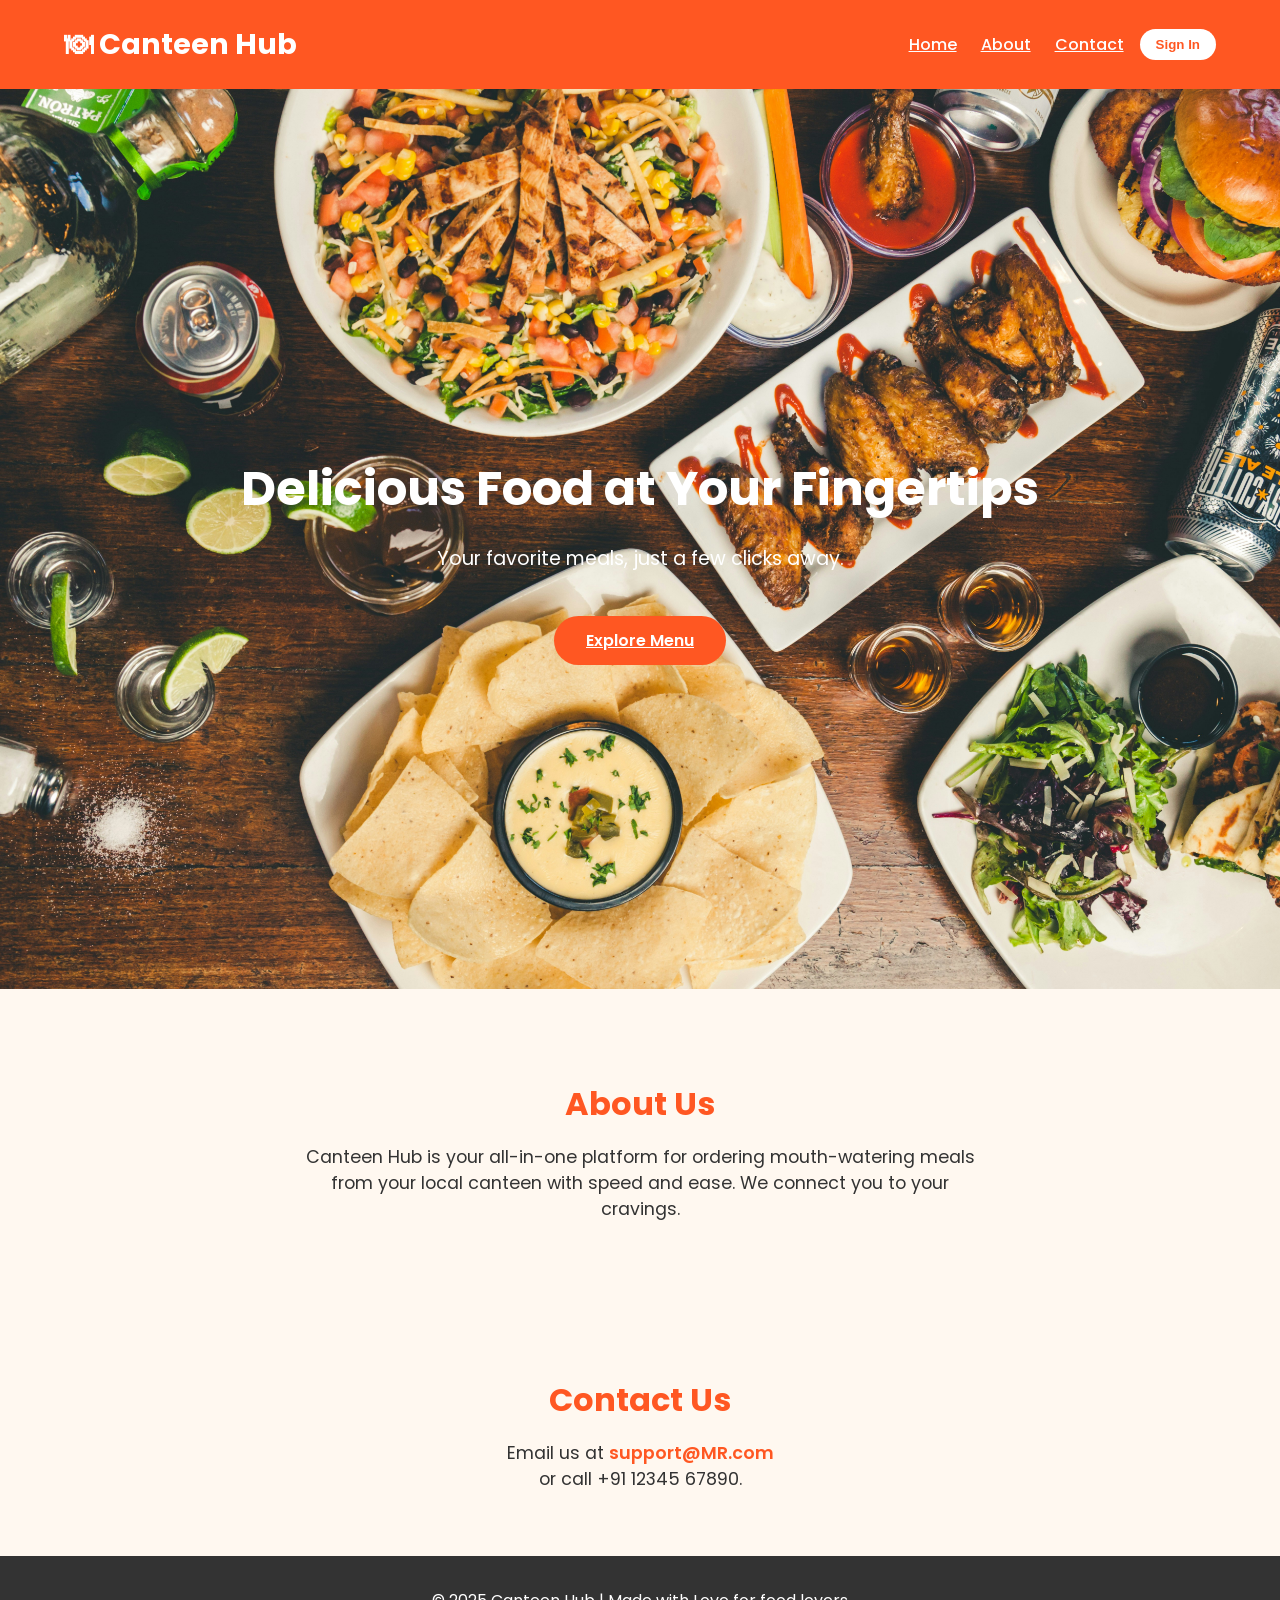
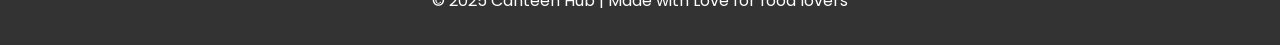
<file: Home Web-Page/index.html>
<!DOCTYPE html>
<html lang="en">
<head>
  <meta charset="UTF-8" />
  <meta name="viewport" content="width=device-width, initial-scale=1.0"/>
  <title>Canteen Hub</title>
  <link rel="stylesheet" href="styles.css"/>

  <!-- Google Fonts -->
  <link href="https://fonts.googleapis.com/css2?family=Poppins:wght@400;600;700&display=swap" rel="stylesheet"/>
</head>
<body>
  <header>
    <div class="container nav-container">
      <div class="logo">🍽 Canteen Hub</div>

      <nav>
        <ul class="nav-links" id="navLinks">
          <li><a href="#home" onclick="toggleMenu()">Home</a></li>
          <li><a href="#about" onclick="toggleMenu()">About</a></li>
          <li><a href="#contact" onclick="toggleMenu()">Contact</a></li>
        </ul>
        <button class="signin-btn" onclick="signIn()">Sign In</button>

        <div class="hamburger" onclick="toggleMenu()">☰</div>
      </nav>
    </div>
  </header>

  <section class="hero" id="home">
    <div class="container">
      <h1>Delicious Food at Your Fingertips</h1>
      <p>Your favorite meals, just a few clicks away.</p>
      <a href="#menu" class="cta">Explore Menu</a>
    </div>
  </section>

  <section class="section about" id="about">
    <div class="container">
      <h2>About Us</h2>
      <p>Canteen Hub is your all-in-one platform for ordering mouth-watering meals from your local canteen with speed and ease. We connect you to your cravings.</p>
    </div>
  </section>

  <section class="section contact" id="contact">
    <div class="container">
      <h2>Contact Us</h2>
      <p>Email us at <a href="mailto:support@Canteen Hub.com">support@MR.com</a><br>or call +91 12345 67890.</p>
    </div>
  </section>

  <footer>
    <div class="container">
      <p>&copy; 2025 Canteen Hub | Made with Love for food lovers</p>
    </div>
  </footer>

  <script src="script.js"></script>
</body>
</html>
</file>
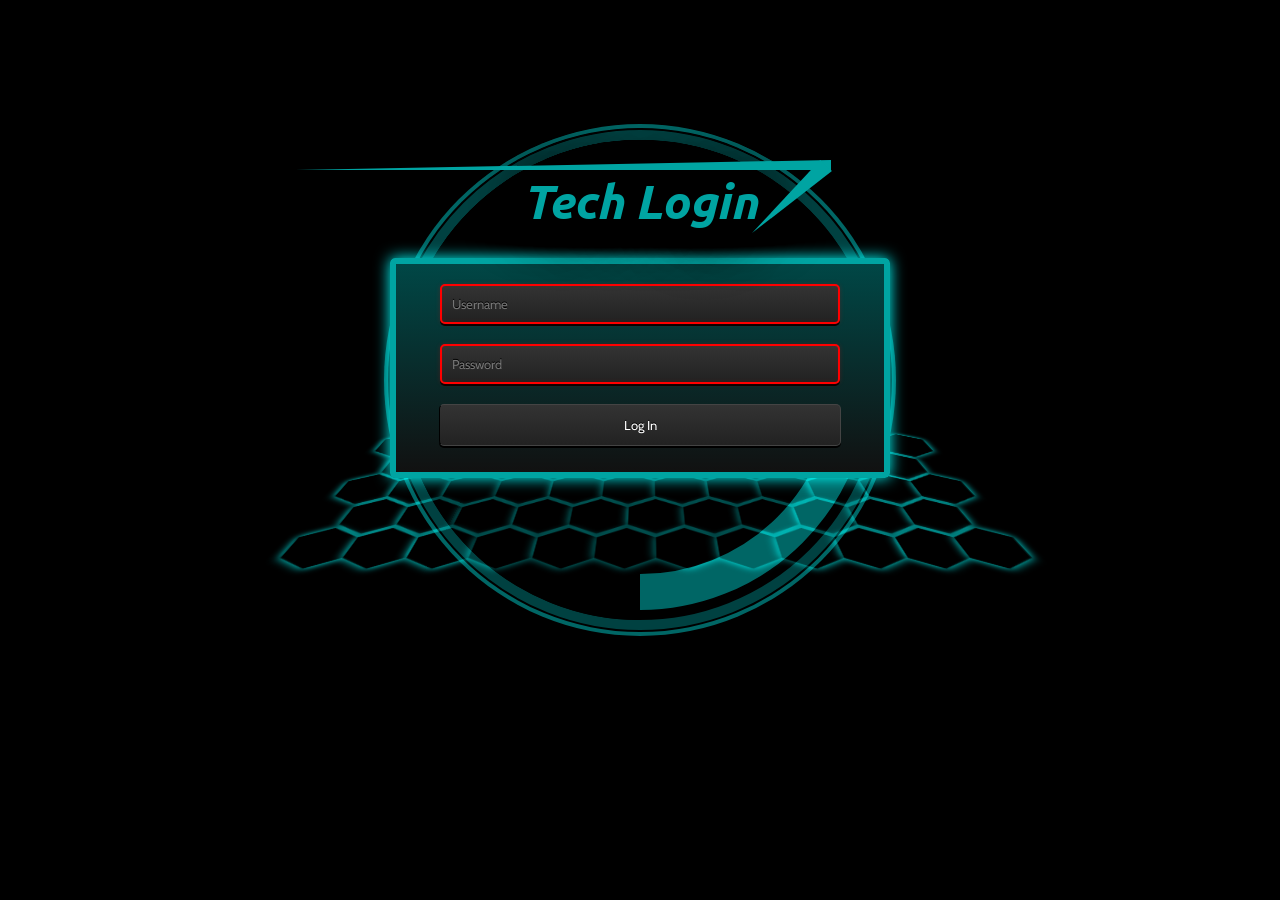
<file: Home Web-Page/modern-login.html>
<!DOCTYPE html>
<html lang="en">
  <head>
    <meta charset="UTF-8">
    <meta name="viewport" content="width=device-width, initial-scale=1.0">
    <title>Modern Login</title>
    <style>
      @import "https://fonts.googleapis.com/css?family=Ubuntu:400,700italic";
      @import "https://fonts.googleapis.com/css?family=Cabin:400";
      * {
        box-sizing: border-box;
      }

      html {
        background: #000;
        background-size: cover;
        font-size: 10px;
        height: 100%;
        overflow: hidden;
        position: absolute;
        text-align: center;
        width: 100%;
      }

      /* =========================================
      Stark Industries Logo
      ========================================= */
      #logo {
        animation: logo-entry 4s ease-in;
        width: 500px;
        margin: 0 auto;
        position: relative;
        z-index: 40;
      }

      h1 {
        animation: text-glow 2s ease-out infinite alternate;
        font-family: 'Ubuntu', sans-serif;
        color: #00a4a2;
        font-size: 48px;
        font-size: 4.8rem;
        font-weight: bold;
        position: absolute;
        text-shadow: 0 0 10px #000, 0 0 20px #000, 0 0 30px #000, 0 0 40px #000, 0 0 50px #000, 0 0 60px #000, 0 0 70px #000;
        top: 130px;
        left: 50%;
        transform: translateX(-50%);
      }
      h1:before {
        animation: before-glow 2s ease-out infinite alternate;
        border-left: 535px solid transparent;
        border-bottom: 10px solid #00a4a2;
        content: ' ';
        height: 0;
        position: absolute;
        right: -74px;
        top: -10px;
        width: 0;
      }
      h1:after {
        animation: after-glow 2s ease-out infinite alternate;
        border-left: 100px solid transparent;
        border-top: 16px solid #00a4a2;
        content: ' ';
        height: 0;
        position: absolute;
        right: -85px;
        top: 24px;
        transform: rotate(-47deg);
        width: 0;
      }

      /* =========================================
      Log in form
      ========================================= */
      #fade-box {
        animation: input-entry 3s ease-in;
        z-index: 4;
      }
      

      .tech-login form {
        animation: form-entry 3s ease-in-out;
        background: #111; background: linear-gradient(#004746, #111111);
        border: 6px solid #00a4a2; box-shadow: 0 0 15px #00fffd;
        border-radius: 5px; display: inline-block; height: 220px;
        margin: 200px auto 0; position: relative; z-index: 4;
        margin-top: 250px;
        width: 500px; transition: 1s all;
      }
      .tech-login form:hover {
        border: 6px solid #00fffd;
        box-shadow: 0 0 25px #00fffd;
        transition: 0.5s all;
      }

      .tech-login input {
        background: #222;
        background: linear-gradient(#333333, #222222);
        border: 1px solid #444;
        border-radius: 5px;
        box-shadow: 0 2px 0 #000;
        color: #888;
        display: block;
        font-family: 'Cabin', helvetica, arial, sans-serif;
        font-size: 13px;
        font-size: 1.3rem;
        height: 40px;
        margin: 20px auto 10px;
        padding: 0 10px;
        text-shadow: 0 -1px 0 #000;
        width: 400px;
      }
      .tech-login input:focus {
        animation: box-glow 1s ease-out infinite alternate;
        background: #0B4252;
        background: linear-gradient(#333933, #222922);
        border-color: #00fffc;
        box-shadow: 0 0 5px rgba(0, 255, 253, 0.2), inset 0 0 5px rgba(0, 255, 253, 0.1), 0 2px 0 #000;
        color: #efe;
        outline: none;
      }
      .tech-login input:invalid {
        border: 2px solid red;
        box-shadow: 0 0 5px rgba(255, 0, 0, 0.2), inset 0 0 5px rgba(255, 0, 0, 0.1), 0 2px 0 #000;
      }
      .tech-login button {
        animation: input-entry 3s ease-in;
        background: #222;
        background: linear-gradient(#333333, #222222);
        box-sizing: content-box;
        border: 1px solid #444;
        border-left-color: #000;
        border-radius: 5px;
        box-shadow: 0 2px 0 #000;
        color: #fff;
        display: block;
        font-family: 'Cabin', helvetica, arial, sans-serif;
        font-size: 13px;
        font-weight: 400;
        height: 40px;
        line-height: 40px;
        margin: 20px auto;
        padding: 0;
        position: relative;
        text-shadow: 0 -1px 0 #000;
        width: 400px;
        transition: 1s all;
      }
      .tech-login button:hover,
      .tech-login button:focus {
        background: #0C6125;
        background: linear-gradient(#393939, #292929);
        color: #00fffc;
        outline: none;
        transition: 1s all;
      }
      .tech-login button:active {
        background: #292929;
        background: linear-gradient(#393939, #292929);
        box-shadow: 0 1px 0 #000, inset 1px 0 1px #222;
        top: 1px;
      }

      /* =========================================
      Spinner
      ========================================= */
      #circle1 {
        animation: circle1 4s linear infinite, circle-entry 6s ease-in-out;
        background: #000;
        border-radius: 50%;
        border: 10px solid #00a4a2;
        box-shadow: 0 0 0 2px black, 0 0 0 6px #00fffc;
        height: 500px;
        width: 500px;
        position: absolute;
        top: 130px;
        left: 50%;
        margin-left: -250px;
        overflow: hidden;
        opacity: 0.4;
        z-index: -3;
      }

      #inner-cirlce1 {
        background: #000;
        border-radius: 50%;
        border: 36px solid #00fffc;
        height: 460px;
        width: 460px;
        margin: 10px;
      }
      #inner-cirlce1:before {
        content: ' ';
        width: 240px;
        height: 480px;
        background: #000;
        position: absolute;
        top: 0;
        left: 0;
      }
      #inner-cirlce1:after {
        content: ' ';
        width: 480px;
        height: 240px;
        background: #000;
        position: absolute;
        top: 0;
        left: 0;
      }

      /* =========================================
      Hexagon Mesh
      ========================================= */
      .hexagons {
        animation: logo-entry 4s ease-in;
        color: #000;
        font-size: 52px;
        font-size: 5.1rem;
        letter-spacing: -0.2em;
        line-height: 0.7;
        position: absolute;
        text-shadow: 0 0 6px #00fffc;
        top: 400px;
        width: 100%;
        transform: perspective(600px) rotateX(60deg) scale(1.4);
        z-index: -3;
      }

      /* =========================================
      Animation Keyframes
      ========================================= */
      @keyframes logo-entry {
        0% {
          opacity: 0;
        }
        80% {
          opacity: 0;
        }
        100% {
          opacity: 1;
        }
      }
      @keyframes circle-entry {
        0% {
          opacity: 0;
        }
        20% {
          opacity: 0;
        }
        100% {
          opacity: 0.4;
        }
      }
      @keyframes input-entry {
        0% {
          opacity: 0;
        }
        90% {
          opacity: 0;
        }
        100% {
          opacity: 1;
        }
      }
      @keyframes form-entry {
        0% {
          height: 0;
          width: 0;
          opacity: 0;
          padding: 0;
        }
        20% {
          height: 0;
          border: 1px solid #00a4a2;
          width: 0;
          opacity: 0;
          padding: 0;
        }
        40% {
          width: 0;
          height: 220px;
          border: 6px solid #00a4a2;
          opacity: 1;
          padding: 0;
        }
        100% {
          height: 220px;
          width: 500px;
        }
      }
      @keyframes box-glow {
        0% {
          border-color: #00b8b6;
          box-shadow: 0 0 5px rgba(0, 255, 253, 0.2), inset 0 0 5px rgba(0, 255, 253, 0.1), 0 2px 0 #000;
        }
        100% {
          border-color: #00fffc;
          box-shadow: 0 0 20px rgba(0, 255, 253, 0.6), inset 0 0 10px rgba(0, 255, 253, 0.4), 0 2px 0 #000;
        }
      }
      @keyframes text-glow {
        0% {
          color: #00a4a2;
          text-shadow: 0 0 10px #000, 0 0 20px #000, 0 0 30px #000, 0 0 40px #000, 0 0 50px #000, 0 0 60px #000, 0 0 70px #000;
        }
        100% {
          color: #00fffc;
          text-shadow: 0 0 20px rgba(0, 255, 253, 0.6), 0 0 10px rgba(0, 255, 253, 0.4), 0 2px 0 #000;
        }
      }
      @keyframes before-glow {
        0% {
          border-bottom: 10px solid #00a4a2;
        }
        100% {
          border-bottom: 10px solid #00fffc;
        }
      }
      @keyframes after-glow {
        0% {
          border-top: 16px solid #00a4a2;
        }
        100% {
          border-top: 16px solid #00fffc;
        }
      }
      @keyframes circle1 {
        0% {
          -moz-transform: rotate(0deg);
          -ms-transform: rotate(0deg);
          -webkit-transform: rotate(0deg);
          transform: rotate(0deg);
        }
        100% {
          -moz-transform: rotate(360deg);
          -ms-transform: rotate(360deg);
          -webkit-transform: rotate(360deg);
          transform: rotate(360deg);
        }
      }

    </style>
  </head>
  <body>
    <div id="logo"> 
      <h1><i>Tech Login</i></h1>
    </div> 
    <section class="tech-login"> 
      <form action="" method="">	
        <div id="fade-box">
          <input type="text" name="username" id="username" placeholder="Username" required>
            <input type="password" placeholder="Password" required>
              
              <button>Log In</button> 
            </div>
          </form>
          <div class="hexagons">
            <span>&#x2B22;</span>
            <span>&#x2B22;</span>
            <span>&#x2B22;</span>
            <span>&#x2B22;</span>
            <span>&#x2B22;</span>
            <span>&#x2B22;</span>
            <span>&#x2B22;</span>
            <span>&#x2B22;</span>
            <span>&#x2B22;</span>
            <span>&#x2B22;</span>
            <span>&#x2B22;</span>
            <span>&#x2B22;</span>
            <br>
              <span>&#x2B22;</span>
              <span>&#x2B22;</span>
              <span>&#x2B22;</span>
              <span>&#x2B22;</span>
              <span>&#x2B22;</span>
              <span>&#x2B22;</span>
              <span>&#x2B22;</span>
              <span>&#x2B22;</span>
              <span>&#x2B22;</span>
              <span>&#x2B22;</span>
              <span>&#x2B22;</span>
              <br>
                <span>&#x2B22;</span>
                <span>&#x2B22;</span>
                <span>&#x2B22;</span>
                <span>&#x2B22;</span> 
                <span>&#x2B22;</span>
                <span>&#x2B22;</span>
                <span>&#x2B22;</span>
                <span>&#x2B22;</span>
                <span>&#x2B22;</span>
                <span>&#x2B22;</span>
                <span>&#x2B22;</span>
                <span>&#x2B22;</span>
                
                <br>
                  <span>&#x2B22;</span>
                  <span>&#x2B22;</span>
                  <span>&#x2B22;</span>
                  <span>&#x2B22;</span>
                  <span>&#x2B22;</span>
                  <span>&#x2B22;</span>
                  <span>&#x2B22;</span>
                  <span>&#x2B22;</span>
                  <span>&#x2B22;</span>
                  <span>&#x2B22;</span>
                  <span>&#x2B22;</span>
                  <br>
                    <span>&#x2B22;</span>
                    <span>&#x2B22;</span>
                    <span>&#x2B22;</span>
                    <span>&#x2B22;</span>
                    <span>&#x2B22;</span>
                    <span>&#x2B22;</span>
                    <span>&#x2B22;</span>
                    <span>&#x2B22;</span>
                    <span>&#x2B22;</span>
                    <span>&#x2B22;</span>
                    <span>&#x2B22;</span>
                    <span>&#x2B22;</span>
                  </div>      
                </section> 
                
                <div id="circle1">
                  <div id="inner-cirlce1">
                    <h2> </h2>
                  </div>
                </div>
             
                <ul>
                  <li></li>
                  <li></li>
                  <li></li>
                  <li></li>
                  <li></li>
                </ul>    
  </body>
</html>
</file>
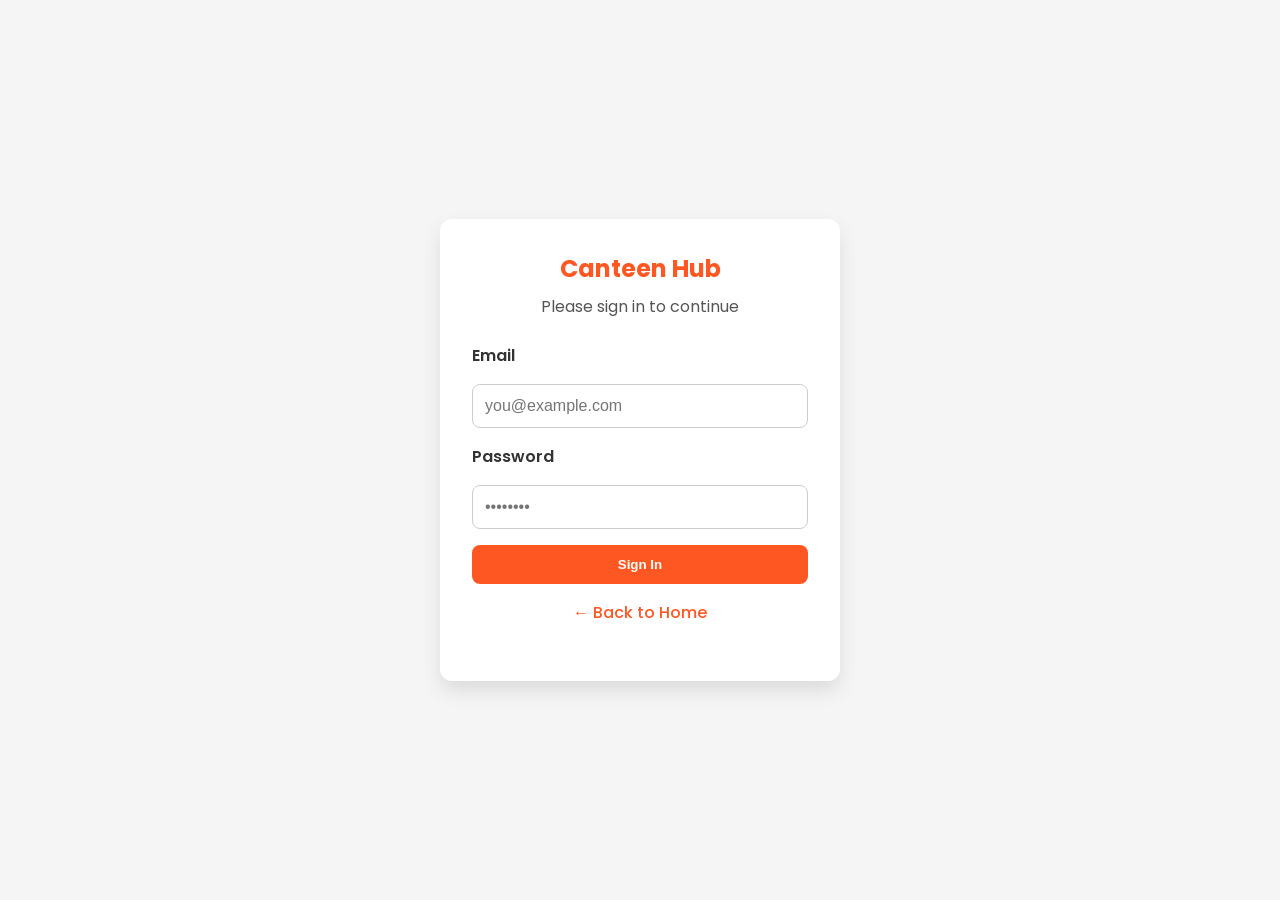
<file: Login/index1.html>
<!DOCTYPE html>
<html lang="en">
<head>
  <meta charset="UTF-8" />
  <meta name="viewport" content="width=device-width, initial-scale=1.0"/>
  <title>Sign In - FoodieOrder</title>
  <link rel="stylesheet" href="signin.css"/>
  <link href="https://fonts.googleapis.com/css2?family=Poppins:wght@400;600&display=swap" rel="stylesheet"/>
</head>
<body>
  <div class="login-container">
    <div class="login-box">
      <h2>Canteen Hub</h2>
      <p>Please sign in to continue</p>

      <form onsubmit="handleLogin(event)">
        <label for="email">Email</label>
        <input type="email" id="email" required placeholder="you@example.com"/>

        <label for="password">Password</label>
        <input type="password" id="password" required placeholder="••••••••"/>

        <button type="submit">Sign In</button>
      </form>

      <p class="back-home"><a href="index.html">← Back to Home</a></p>
    </div>
  </div>

  <script>
    function handleLogin(event) {
      event.preventDefault();
      alert('Login successful! Redirecting to dashboard...');
      // Redirect to user dashboard or home page
      window.location.href = "index.html";
    }
  </script>
</body>
</html>
</file>
<file: Home Web-Page/styles.css>
/* Google Font */
body {
    font-family: 'Poppins', sans-serif;
    margin: 0;
    background-color: #fff8f0;
    color: #333;
  }
  
  /* Utility */
  .container {
    width: 90%;
    max-width: 1200px;
    margin: auto;
  }
  
  /* Header */
  header {
    background-color: #ff5722;
    padding: 1rem 0;
    color: white;
    position: sticky;
    top: 0;
    z-index: 1000;
  }
  .nav-container {
    display: flex;
    justify-content: space-between;
    align-items: center;
  }
  .logo {
    font-size: 1.8rem;
    font-weight: 700;
  }
  nav {
    display: flex;
    align-items: center;
    gap: 1rem;
  }
  .nav-links {
    list-style: none;
    display: flex;
    gap: 1.5rem;
  }
  .nav-links li a {
    color: white;
    font-weight: 500;
  }
  .signin-btn {
    background-color: #fff;
    color: #ff5722;
    border: none;
    padding: 0.5rem 1rem;
    border-radius: 30px;
    font-weight: bold;
    cursor: pointer;
    transition: background-color 0.3s;
  }
  .signin-btn:hover {
    background-color: #ffe4d1;
  }
  .hamburger {
    display: none;
    font-size: 1.5rem;
    cursor: pointer;
    color: white;
  }
  
  /* Hero Section */
  .hero {
    background: url(./img.jpeg) center/cover no-repeat;
    height: 100vh;
    display: flex;
    align-items: center;
    text-align: center;
    color: white;
  }
  .hero h1 {
    font-size: 3rem;
    margin-bottom: 1rem;
  }
  .hero p {
    font-size: 1.2rem;
  }
  .cta {
    display: inline-block;
    margin-top: 1.5rem;
    padding: 0.75rem 2rem;
    background-color: #ff5722;
    color: white;
    border-radius: 25px;
    font-weight: 600;
    transition: background 0.3s;
  }
  .cta:hover {
    background-color: #e64a19;
  }
  
  /* Sections */
  .section {
    padding: 4rem 1rem;
    text-align: center;
  }
  .section h2 {
    font-size: 2rem;
    margin-bottom: 1rem;
    color: #ff5722;
  }
  .section p {
    font-size: 1.1rem;
    max-width: 700px;
    margin: auto;
  }
  .section a {
    color: #ff5722;
    font-weight: 600;
    text-decoration: none;
  }
  
  /* Footer */
  footer {
    background-color: #333;
    color: white;
    padding: 1rem 0;
    text-align: center;
  }
  
  /* Responsive Design */
  @media (max-width: 768px) {
    .nav-links {
      display: none;
      flex-direction: column;
      background-color: #ff5722;
      position: absolute;
      right: 1rem;
      top: 70px;
      padding: 1rem;
      border-radius: 8px;
    }
    .nav-links.active {
      display: flex;
    }
    .signin-btn {
      display: none;
    }
    .hamburger {
      display: block;
    }
    .hero h1 {
      font-size: 2rem;
    }
    .hero p {
      font-size: 1rem;
    }
  }
</file>
<file: Login/signin.css>
/* General Reset */
* {
  box-sizing: border-box;
  margin: 0;
  padding: 0;
}

body {
  font-family: 'Poppins', sans-serif;
  background-color: #f5f5f5; /* light gray background */
  height: 100vh;
  display: flex;
  align-items: center;
  justify-content: center;
}


.login-container {
  width: 100%;
  max-width: 400px;
  padding: 2rem;
  background-color: white;
  border-radius: 12px;
  box-shadow: 0 10px 20px rgba(0,0,0,0.1);
  text-align: center;
}

.login-box h2 {
  color: #ff5722;
  margin-bottom: 0.5rem;
}

.login-box p {
  margin-bottom: 1.5rem;
  color: #555;
}

form {
  display: flex;
  flex-direction: column;
  gap: 1rem;
}

label {
  text-align: left;
  font-weight: 600;
  color: #333;
}

input {
  padding: 0.75rem;
  border-radius: 8px;
  border: 1px solid #ccc;
  font-size: 1rem;
  outline: none;
}

input:focus {
  border-color: #ff5722;
}

button {
  padding: 0.75rem;
  background-color: #ff5722;
  color: white;
  font-weight: bold;
  border: none;
  border-radius: 8px;
  cursor: pointer;
  transition: background 0.3s;
}

button:hover {
  background-color: #e64a19;
}

.back-home {
  margin-top: 1rem;
}

.back-home a {
  color: #ff5722;
  text-decoration: none;
  font-weight: 500;
}
</file>
